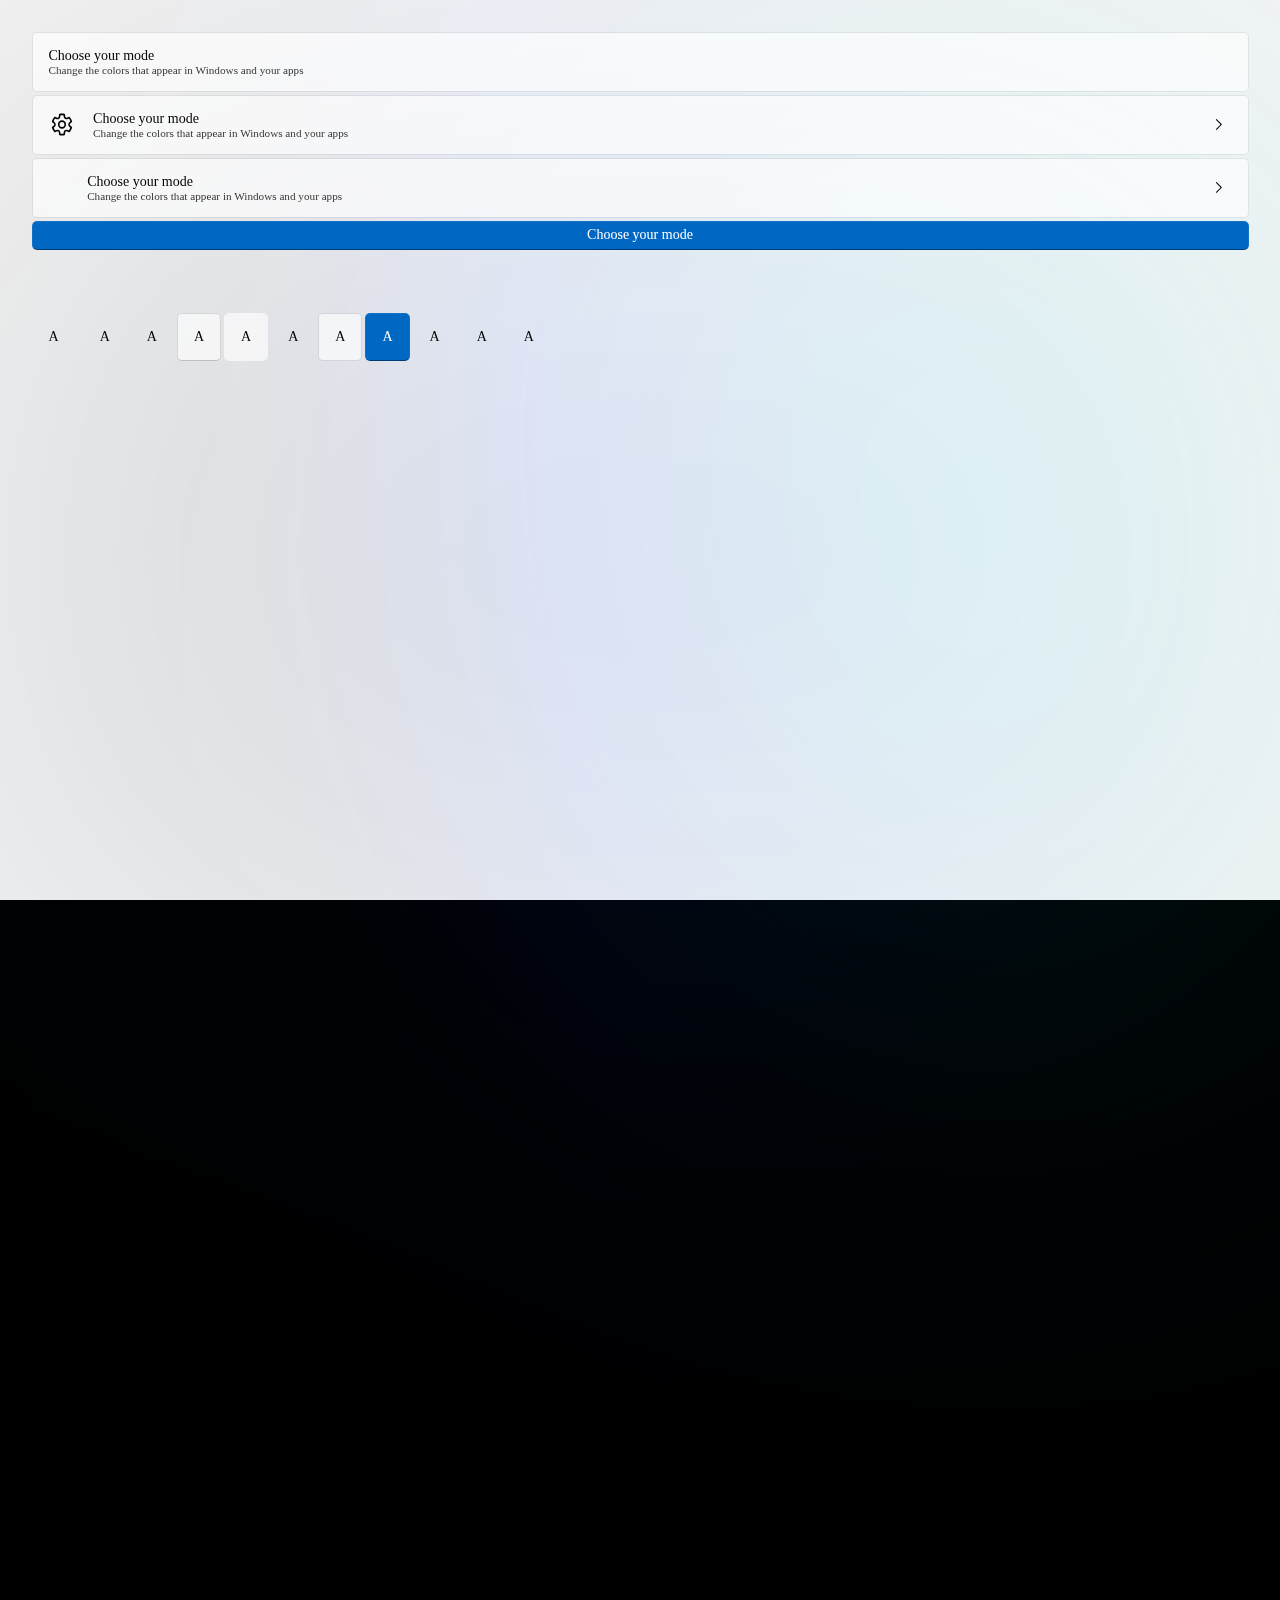
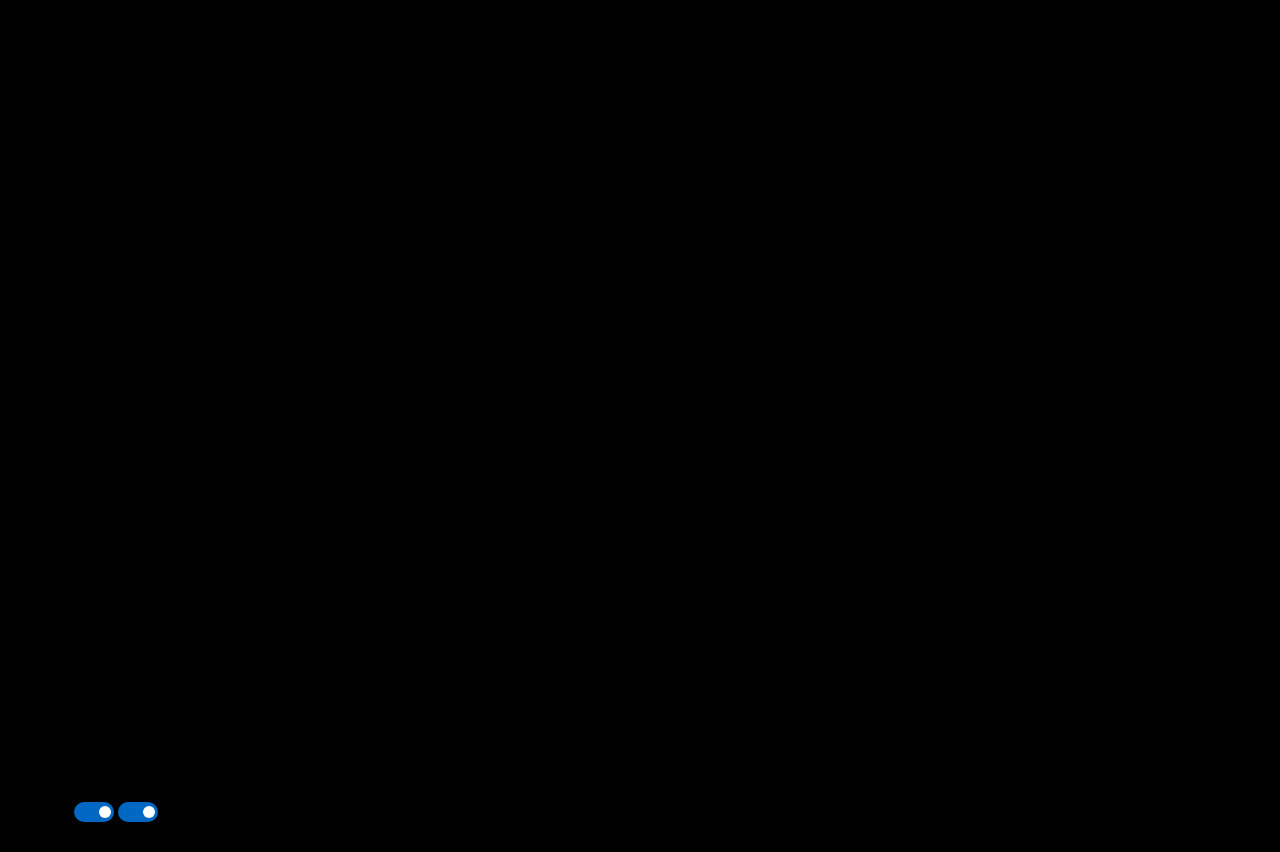
<file: playground/win11uitest/index.html>
<!DOCTYPE html>
<html lang="vi">
  <head>
    <meta charset="UTF-8" />
    <meta http-equiv="X-UA-Compatible" content="IE=edge" />
    <meta name="viewport" content="width=device-width, initial-scale=1.0, maximum-scale=1.0, user-scalable=no" />
    <title>Win11UITest</title>
    <link rel="icon" href="/resources/logo-rounded.png" />
    <!--<link rel="stylesheet" href="/resources/globalstyle.css" />-->
    <link rel="stylesheet" href="./style.css" />
  </head>
  <body>
    <div class="background">
      <div id="bg"></div>
    </div>
    <div class="container">
      <button style="text-align: left; padding-top: 15px; padding-bottom: 15px; margin: 1.5px" class="button visible-border black-border interact-anm-alt">
        <div class="text-container">
          <div>Choose your mode</div>
          <div class="description">Change the colors that appear in Windows and your apps</div>
        </div>
      </button>
      <button style="text-align: left; padding-top: 15px; padding-bottom: 15px; margin: 1.5px; display: flex; align-items: center" class="button visible-border black-border interact-anm-alt">
        <img class="icon" src="./settings.svg" alt="Settings icon" />
        <div class="text-container">
          <div>Choose your mode</div>
          <div class="description">Change the colors that appear in Windows and your apps</div>
        </div>
        <img style="transform: scale(0.6)" class="icon" src="./chevron-right.svg" alt="Right chevron" />
      </button>
      <button style="text-align: left; padding-top: 15px; padding-bottom: 15px; margin: 1.5px; display: flex; align-items: center" class="button visible-border black-border interact-anm">
        <div class="icon"></div>
        <div class="text-container">
          <div>Choose your mode</div>
          <div class="description">Change the colors that appear in Windows and your apps</div>
        </div>
        <img style="transform: scale(0.6)" class="icon" src="./chevron-right.svg" alt="Right chevron" />
      </button>
      <button style="text-align: center; margin: 1.5px; display: flex; align-items: center; --accent-color-light: rgb(161, 62, 75)" class="button visible-border interact-anm colored">
        <div class="text-container">
          <div>Choose your mode</div>
        </div>
      </button>
    </div>
    <div class="container" style="display: block">
      <button style="text-align: left; padding-top: 15px; padding-bottom: 15px; margin: 1.5px" class="button visible-border show-on-hover interact-anm">
        <div class="text-container">
          <div>A</div>
        </div>
      </button>

      <button style="text-align: left; padding-top: 15px; padding-bottom: 15px; margin: 1.5px" class="button visible-border show-on-hover interact-anm-alt">
        <div class="text-container">
          <div>A</div>
        </div></button
      ><button style="text-align: left; padding-top: 15px; padding-bottom: 15px; margin: 1.5px" class="colored button visible-border show-on-hover interact-anm-alt">
        <div class="text-container">
          <div>A</div>
        </div></button
      ><button style="text-align: left; padding-top: 15px; padding-bottom: 15px; margin: 1.5px" class="button visible-border interact-anm-alt">
        <div class="text-container">
          <div>A</div>
        </div></button
      ><button style="text-align: left; padding-top: 15px; padding-bottom: 15px; margin: 1.5px" class="button interact-anm-alt">
        <div class="text-container">
          <div>A</div>
        </div></button
      ><button style="text-align: left; padding-top: 15px; padding-bottom: 15px; margin: 1.5px" class="button show-on-hover interact-anm-alt">
        <div class="text-container">
          <div>A</div>
        </div></button
      ><button style="text-align: left; padding-top: 15px; padding-bottom: 15px; margin: 1.5px" class="button visible-border black-border interact-anm-alt">
        <div class="text-container">
          <div>A</div>
        </div></button
      ><button style="text-align: left; padding-top: 15px; padding-bottom: 15px; margin: 1.5px" class="button visible-border colored interact-anm-alt">
        <div class="text-container">
          <div>A</div>
        </div></button
      ><button id="toggleButton" onclick="toggling()" style="text-align: left; padding-top: 15px; padding-bottom: 15px; margin: 1.5px" class="button show-on-hover interact-anm">
        <div class="text-container">
          <div>A</div>
        </div></button
      ><button style="text-align: left; padding-top: 15px; padding-bottom: 15px; margin: 1.5px" class="button visible-border show-on-hover interact-anm-alt">
        <div class="text-container">
          <div>A</div>
        </div></button
      ><button style="text-align: left; padding-top: 15px; padding-bottom: 1995px; margin: 1.5px" class="button visible-border show-on-hover interact-anm-alt">
        <div class="text-container">
          <div>A</div>
        </div>
      </button>
    </div>
    <div style="display: block" class="container">
      <label class="toggle">
        <input type="checkbox" />
        <span class="slider"></span>
      </label>

      <label class="toggle">
        <input type="checkbox" checked />
        <span class="slider"></span>
      </label>
      <label class="toggle">
        <input type="checkbox" checked />
        <span class="slider"></span>
      </label>
    </div>
    <script src="./main.js"></script>
    <!--<script src="/homepage/js/main.js"></script>-->
  </body>
</html>
</file>
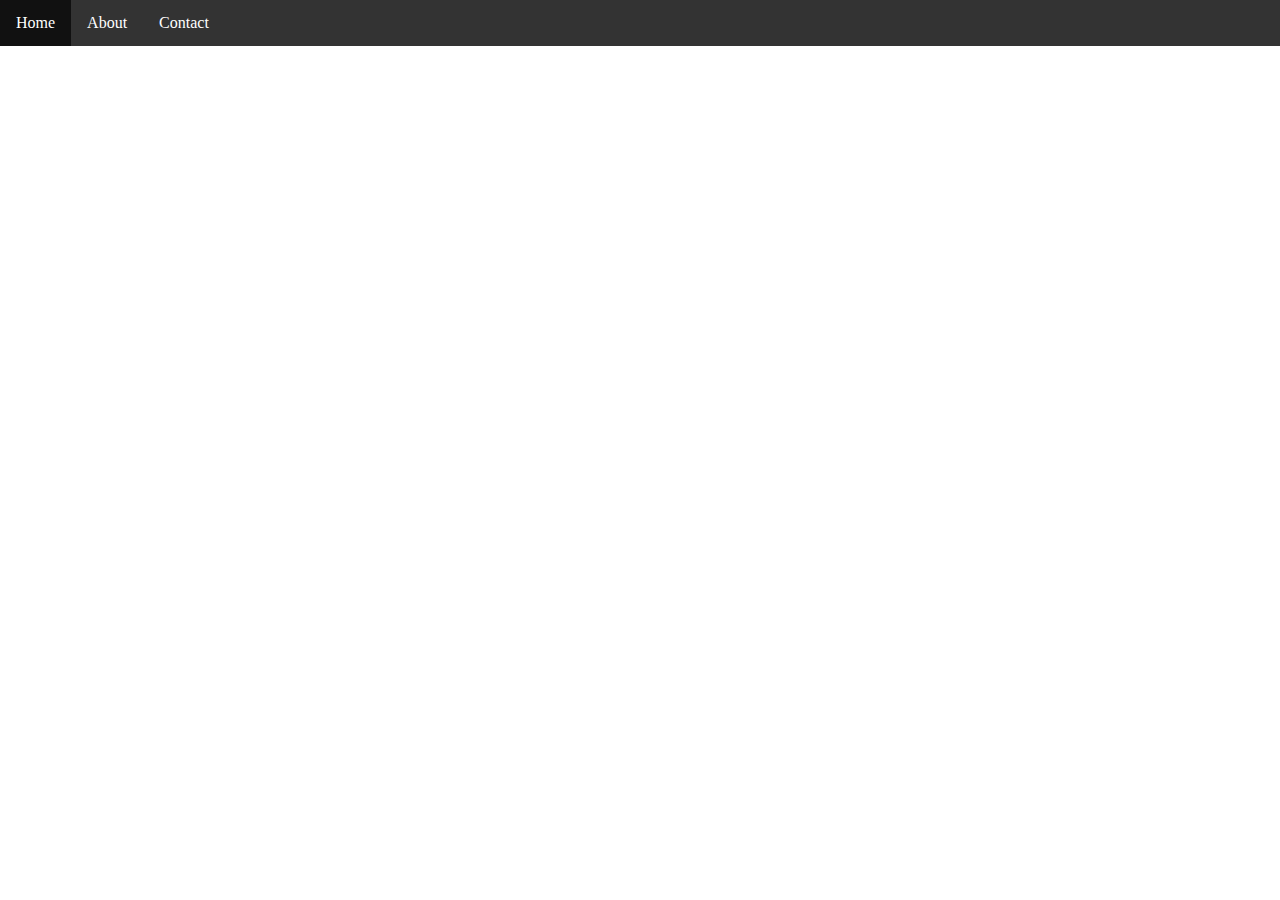
<file: playground/test.html>
<html>
<head>
    <title>Responsive Navigation Bar</title>
    <style>
    body {
        margin: 0;
    }
    ul {
        list-style-type: none;
        margin: 0;
        padding: 0;
        overflow: hidden;
        background-color: #333;
    }
    li {
        float: left;
    }
    li a {
        display: block;
        color: white;
        text-align: center;
        padding: 14px 16px;
        text-decoration: none;
    }
    li a:hover {
        background-color: #111;
    }
    @media screen and (max-width: 600px) {
        ul {
            position: relative;
        }
        li {
            float: none;
        }
    }
    </style>
</head>
<body>
    <ul>
        <li><a href="#home">Home</a></li>
        <li><a href="#about">About</a></li>
        <li><a href="#contact">Contact</a></li>
    </ul>
</body>
</html>
</file>
<file: resources/globalstyle.css>
body {
  margin: 0;
}
::-webkit-scrollbar {
  width: 13px;
  height: 13px;
}
::-webkit-scrollbar-thumb {
  background-color: #808080;
  background-clip: padding-box;
  border: solid transparent;
  border-width: 3px;
  border-radius: 10px;
}
::-webkit-scrollbar-thumb:hover {
  background-color: #757575;
}
::-webkit-scrollbar-thumb:active {
  background-color: #999999;
}
@media (prefers-color-scheme: dark) {
  :root {
    color-scheme: dark;
  }
}
@keyframes fade-in {
  0% {
    opacity: 0;
  }
  100% {
    opacity: 1;
  }
}
@keyframes fade-out {
  0% {
    opacity: 1;
  }
  100% {
    opacity: 0;
  }
}
@-webkit-keyframes fade-in {
  0% {
    opacity: 0;
  }
  100% {
    opacity: 1;
  }
}
@-webkit-keyframes fade-out {
  0% {
    opacity: 1;
  }
  100% {
    opacity: 0;
  }
}
</file>
<file: playground/win11uitest/style.css>
:root {
  accent-color: var(--accent-color);
  --accent-color: hsl(208, 100%, 38%);
  --bg: rgba(255, 255, 255, 0.953);
  --color: 0, 0, 0;
  --color-invert: 255, 255, 255;
  --invert: 0;
  /***/
  --bttn-bg: rgba(255, 255, 255, 0.65);
  --bttn-bg-hover: rgba(255, 255, 255, 0.4);
  --bttn-bg-active: rgba(255, 255, 255, 0.223);
  --bttn-border: rgba(0, 0, 0, 0.059);
  --bttn-border-bottom: rgba(0, 0, 0, 0.161);
  --bttn-border-top: var(--bttn-border);
  --bttn-content-opacity: 0.6;
  /***/
  --toggle-bg: rgba(0, 0, 0, 0.04);
  --toggle-bg-hover: rgba(0, 0, 0, 0.08);
  --toggle-bg-active: rgba(0, 0, 0, 0.11);
  --toggle-border: rgba(0, 0, 0, 0.47);
  --toggle-knob-off: rgba(0, 0, 0, 0.64);
}

:focus-visible {
  outline-offset: 4px;
}

html {
  background-color: black;
}

body {
  margin: 0;
  /*background-size: 1366px;
  background-color: var(--bg);
  transition: background-color 0.5s;*/
  min-height: 100vh;
}

#bg {
  background-size: cover;
  position: fixed;
  top: 0;
  left: 0;
  width: 1366px;
  height: 768px;
  filter: blur(calc(250px / var(--pxrt))) opacity(0.1) brightness(3) saturate(3);
  z-index: -1;
}

.background {
  background-color: var(--bg);
  position: fixed;
  top: 0;
  left: 0;
  bottom: 0;
  right: 0;
  z-index: -2;
}

.container {
  padding: 30px;
  display: grid;
}

.button {
  padding: 4.8px 7px 6px;
  overflow: hidden;
  font-family: "Segoe UI Variable Small", "Segoe Fluent Icons";
  font-size: 14px;
  color: rgb(var(--color));
  border: solid 1.5px;
  border-radius: 5px;
  background-clip: padding-box;
  user-select: none;
}

.button:hover {
  background-color: var(--bttn-bg-hover);
  border-color: var(--bttn-bg-hover);
}

.button,
.show-on-hover:hover {
  border-color: var(--bttn-bg);
  background-color: var(--bttn-bg);
}

.button:active,
.show-on-hover:active {
  background-color: var(--bttn-bg-active);
  border-color: var(--bttn-bg-active);
}
.button:active,
.show-on-hover:active > * {
  opacity: var(--bttn-content-opacity);
}

.visible-border,
.visible-border:hover {
  border-color: var(--bttn-border-top) var(--bttn-border) var(--bttn-border-bottom);
}

.visible-border:active,
.button.disabled {
  border-color: var(--bttn-border);
}

.black-border {
  border-color: #0000000f;
}

.show-on-hover {
  background-color: transparent;
  border-color: transparent;
}

.interact-anm {
  transition: background-color 0.1s, border-color 0.1s;
}

.interact-anm-alt {
  transition: background-color 0.1s;
}

.description {
  filter: opacity(0.8);
  font-size: 0.8em;
}

.icon {
  margin: 0 9px;
  font-size: 1.5em;
  padding: 0.153em 0.102em 0;
}

img.icon {
  padding: 0;
  height: 1.9em;
  filter: invert(var(--invert));
  font-size: inherit;
}
.colored > img.icon {
  filter: invert(calc(1 - var(--invert)));
}

.text-container {
  margin: 0 9px;
  width: 100%;
  max-width: calc(100% - 15px);
}

.colored {
  --bttn-bg: var(--accent-color);
  --bttn-bg-hover: var(--accent-color);
  --bttn-bg-active: var(--accent-color);
  color: rgb(var(--color-invert));
  background-clip: unset;
}

.colored.visible-border {
  --bttn-border: rgba(255, 255, 255, 0.08);
  --bttn-border-top: var(--bttn-border);
  --bttn-border-bottom: rgba(0, 0, 0, 0.4);
}

.colored.show-on-hover {
  color: rgb(var(--color));
}

.colored.show-on-hover > img.icon {
  filter: invert(var(--invert));
}

.colored.show-on-hover:hover > img.icon,
.colored.show-on-hover:active > img.icon {
  filter: invert(calc(1 - var(--invert)));
}

.colored:hover {
  color: rgb(var(--color-invert));
  opacity: 0.9;
}

.colored.show-on-hover:hover {
  opacity: 1;
}

.colored:active,
.colored.show-on-hover:active {
  opacity: 0.8;
  color: rgb(var(--color-invert));
  border-color: transparent;
}

.colored:active > * {
  opacity: 0.7;
}

/************************************/

.toggle {
  position: relative;
  display: inline-block;
  width: 40px;
  height: 20px;
  user-select: none;
}

.toggle input {
  opacity: 0;
  width: 0;
  height: 0;
}

.slider {
  position: absolute;
  top: 0;
  left: 0;
  right: 0;
  bottom: 0;
  border-radius: 999px;
  padding: 3px 0;
  border: solid 1px var(--toggle-border);
  background-color: var(--toggle-bg);
  transition: background-color 0.1s cubic-bezier(0.07, 0.52, 0, 0.96);
}

.slider:hover {
  background-color: var(--toggle-bg-hover);
}

.slider:hover::before,
.slider:active::before {
  transform: scale(1.15) translateX(0.8px);
}

.slider:active {
  background-color: var(--toggle-bg-active);
}

.slider:active::before {
  padding-right: 3px;
}

.slider::before {
  position: absolute;
  content: "";
  border-radius: inherit;
  height: calc(100% - 6px);
  aspect-ratio: 1/1;
  background-color: var(--toggle-knob-off);
  transition: 0.2s cubic-bezier(0.07, 0.52, 0, 0.96), background-color 0s, margin var(--anm, 0.2s) cubic-bezier(0.07, 0.52, 0, 0.96);
  z-index: 1;
  margin-left: var(--pos);
  left: 2px;
}

.slider::after {
  position: absolute;
  content: "";
  top: -1px;
  left: -1px;
  right: -1px;
  bottom: -1px;
  border-radius: inherit;
  transition: background-color 0.15s cubic-bezier(0.07, 0.52, 0, 0.96);
}

input:checked + .slider:not(:active) {
  border-color: transparent;
}

input:checked + .slider::after {
  background-color: var(--accent-color);
}

input:checked + .slider:hover::after {
  opacity: 0.9;
}

input:checked + .slider:active::after {
  opacity: 0.8;
}

input:checked + .slider::before {
  background-color: rgb(var(--color-invert));
  left: calc(100% - 14px);
  /*animation: to-right 0.25s cubic-bezier(0.07, 0.52, 0, 0.96) both;*/
}

input:checked + .slider:hover::before,
input:checked + .slider:active::before {
  transform: scale(1.15) translateX(-0.8px);
}

input:checked + .slider:active::before {
  left: calc(100% - 17px);
  padding-right: 3px;
}

input:focus-visible + .slider {
  outline: -webkit-focus-ring-color auto;
  outline-offset: 4px;
}

.disabled,
.disabled > * {
  filter: opacity(0.7) grayscale(1);
  pointer-events: none;
}

@media (prefers-color-scheme: dark) {
  :root {
    color-scheme: dark;
    --accent-color: hsl(200, 100%, 65%);
    --bg: rgba(255, 255, 255, 0.125);
    --color: 255, 255, 255;
    --color-invert: 0, 0, 0;
    --invert: 1;
    /***/
    --bttn-bg: rgba(255, 255, 255, 0.05);
    --bttn-bg-hover: rgba(255, 255, 255, 0.07);
    --bttn-bg-active: rgba(255, 255, 255, 0.027);
    --bttn-border: rgba(255, 255, 255, 0.062);
    --bttn-border-bottom: var(--bttn-border);
    --bttn-border-top: rgba(255, 255, 255, 0.082);
    --bttn-content-opacity: 0.775;
    /***/
    --toggle-bg-hover: rgba(255, 255, 255, 0.06);
    --toggle-bg-active: rgba(255, 255, 255, 0.09);
    --toggle-border: rgba(255, 255, 255, 0.48);
    --toggle-knob-off: rgba(255, 255, 255, 0.68);
  }
  .colored.visible-border {
    --bttn-border-bottom: rgba(0, 0, 0, 0.14);
  }
  #bg {
    filter: blur(calc(130px / var(--pxrt))) opacity(0.3) brightness(0.2) saturate(4);
  }
}

@media (prefers-reduced-motion) {
  *,
  ::before,
  ::after {
    transition: none !important;
  }
}

@media (prefers-reduced-transparency) {
  #bg {
    display: none !important;
  }
}
</file>
